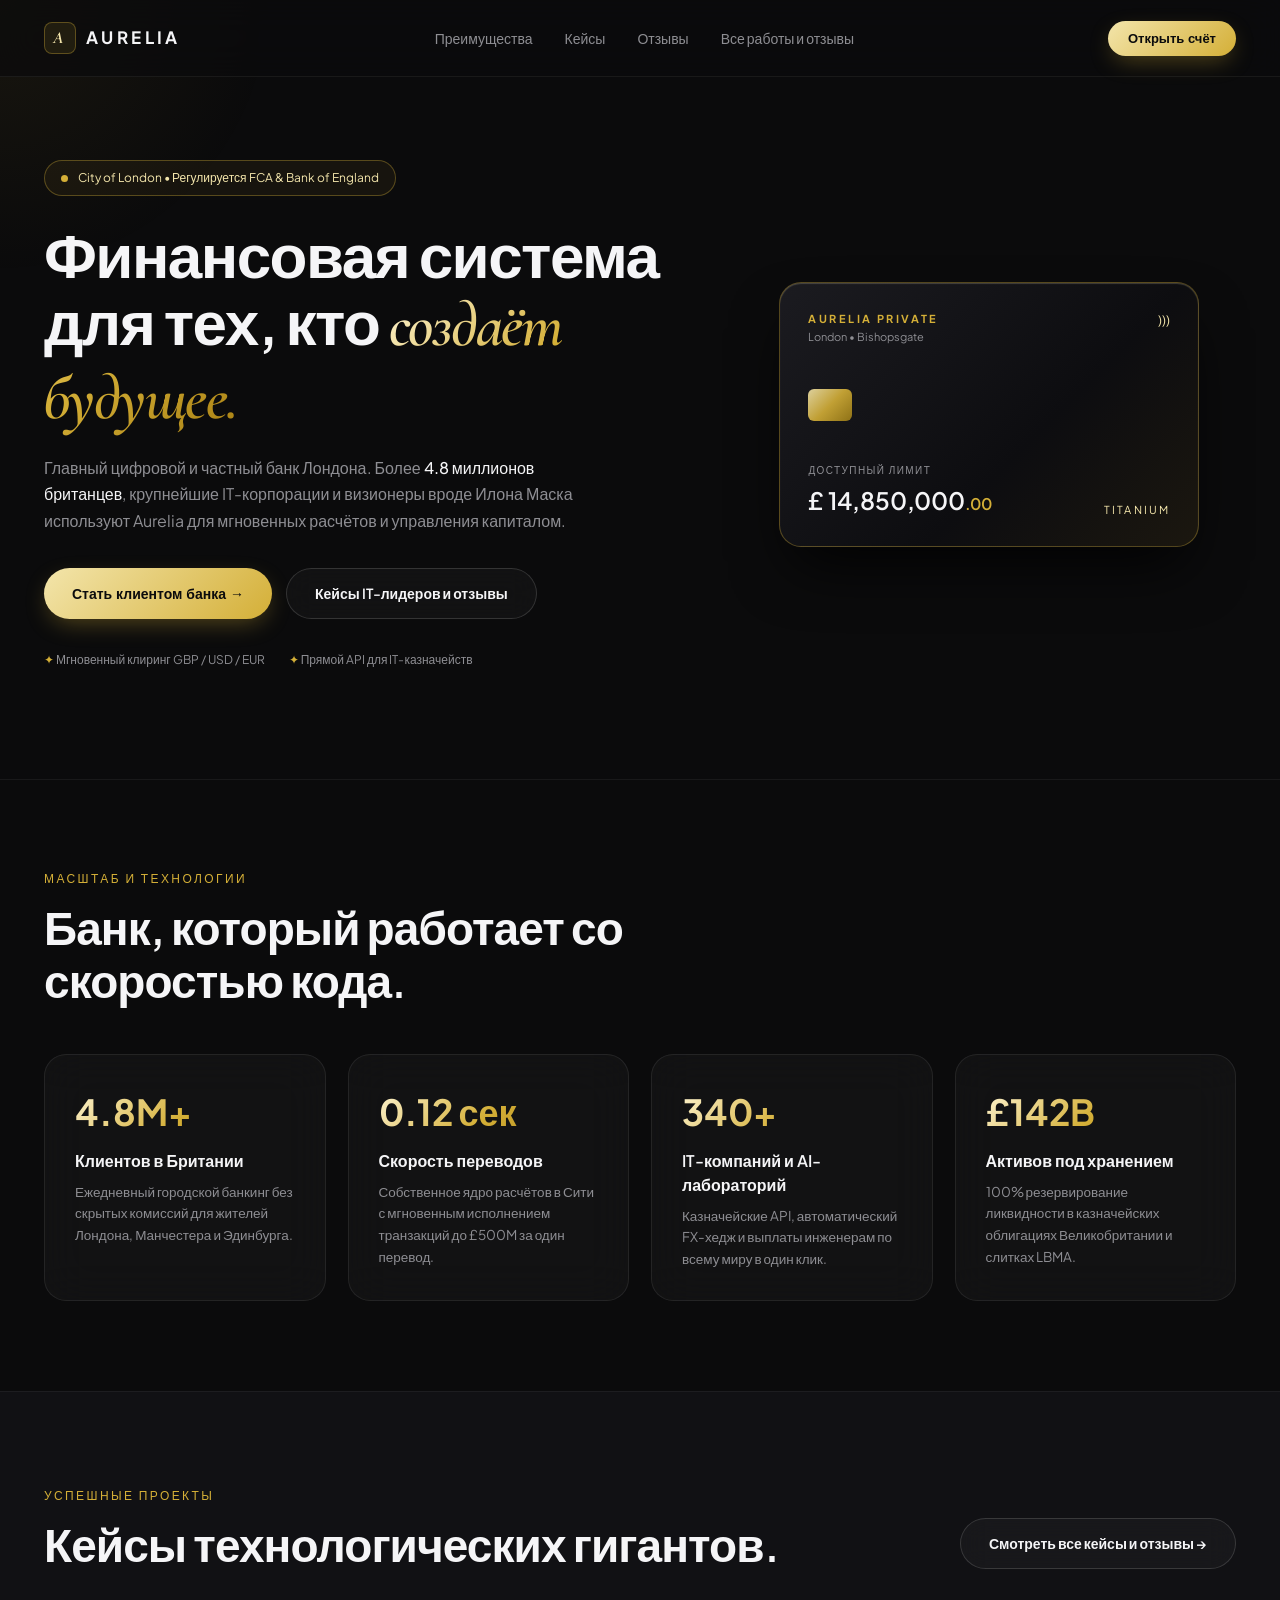
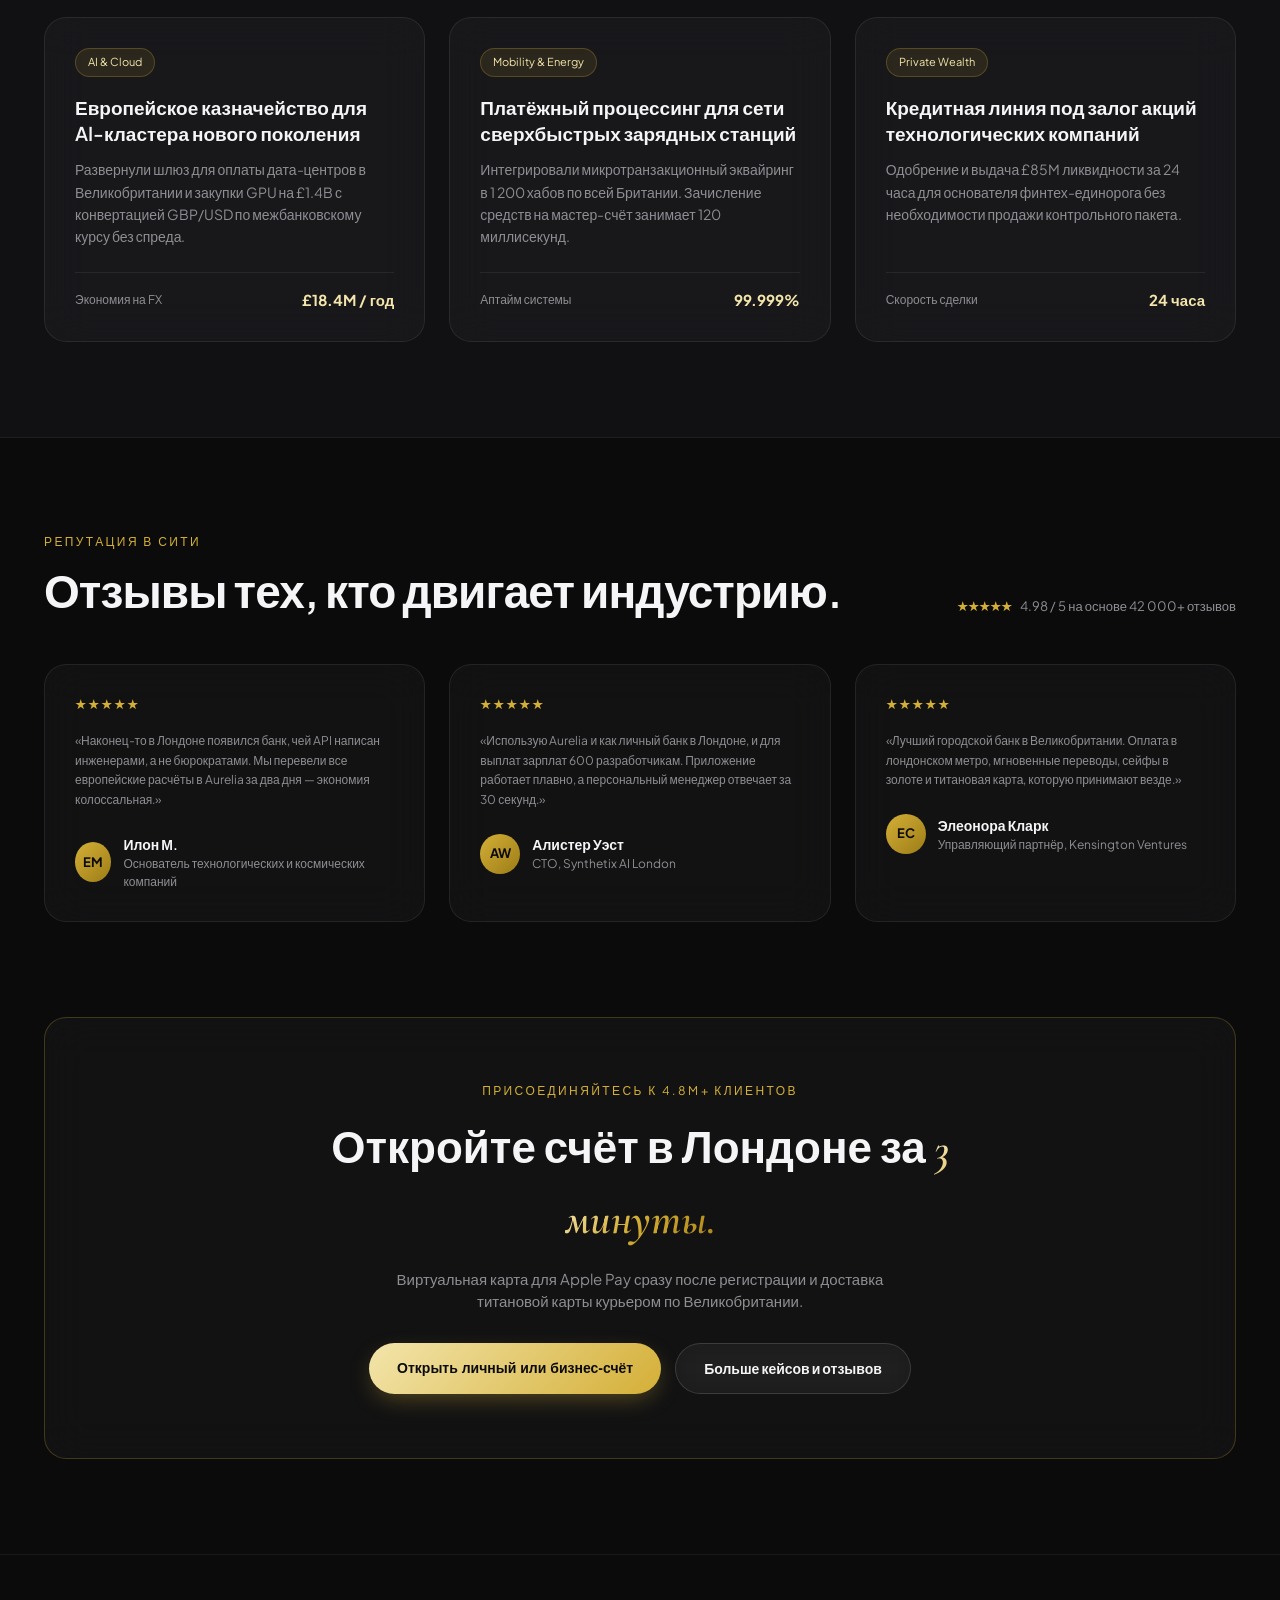
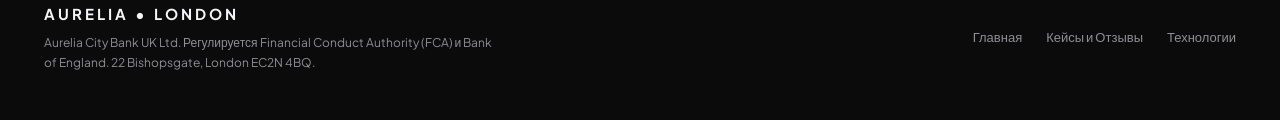
<file: index.html>
<!DOCTYPE html>
<html lang="ru">
<head>
  <meta charset="UTF-8">
  <meta name="viewport" content="width=device-width, initial-scale=1.0">
  <title>AURELIA — Городской и частный банк Лондона</title>
  <link rel="preconnect" href="https://fonts.googleapis.com">
  <link rel="preconnect" href="https://fonts.gstatic.com" crossorigin>
  <link href="https://fonts.googleapis.com/css2?family=Cormorant+Garamond:ital,wght@1,600&family=Plus+Jakarta+Sans:wght@400;500;600;700&display=swap" rel="stylesheet">
  <link rel="stylesheet" href="styles.css">
</head>
<body>

  <div class="cursor-spotlight" id="spotlight"></div>

  <!-- Шапка -->
  <header class="header">
    <div class="container header__inner">
      <a href="index.html" class="header__logo">
        <span>A</span>
        AURELIA
      </a>

      <nav class="header__nav">
        <a href="#stats">Преимущества</a>
        <a href="#cases">Кейсы</a>
        <a href="#reviews">Отзывы</a>
        <a href="cases.html">Все работы и отзывы</a>
      </nav>

      <button class="btn btn--primary btn--sm" data-modal-open>Открыть счёт</button>
    </div>
  </header>

  <main>
    <!-- Hero -->
    <section class="hero">
      <div class="container hero__grid">
        <div class="fade-up">
          <div class="hero__badge">
            <i></i>
            <span>City of London • Регулируется FCA &amp; Bank of England</span>
          </div>

          <h1 class="hero__title">
            Финансовая система для тех, кто <span class="gold-accent">создаёт будущее.</span>
          </h1>

          <p class="hero__desc">
            Главный цифровой и частный банк Лондона. Более <strong>4.8 миллионов британцев</strong>, крупнейшие IT-корпорации и визионеры вроде Илона Маска используют Aurelia для мгновенных расчётов и управления капиталом.
          </p>

          <div class="hero__actions">
            <button class="btn btn--primary" data-modal-open>Стать клиентом банка →</button>
            <a href="cases.html" class="btn btn--glass">Кейсы IT-лидеров и отзывы</a>
          </div>

          <div class="hero__meta">
            <span>Мгновенный клиринг GBP / USD / EUR</span>
            <span>Прямой API для IT-казначейств</span>
          </div>
        </div>

        <!-- 3D Карта -->
        <div class="card-wrap fade-up">
          <div class="bank-card" id="tiltCard">
            <div class="bank-card__top">
              <div>
                <h4>Aurelia Private</h4>
                <p>London • Bishopsgate</p>
              </div>
              <span style="color: #f3e5ab; font-size: 13px;">)))</span>
            </div>

            <div class="bank-card__chip"></div>

            <div class="bank-card__bottom">
              <div>
                <small>Доступный лимит</small>
                <strong>£ 14,850,000<span>.00</span></strong>
              </div>
              <em>Titanium</em>
            </div>
          </div>
        </div>
      </div>
    </section>

    <!-- Показатели -->
    <section class="stats" id="stats">
      <div class="container">
        <div class="stats__head fade-up">
          <span class="section-tag">Масштаб и технологии</span>
          <h2 class="section-title">Банк, который работает со скоростью кода.</h2>
        </div>

        <div class="stats__grid">
          <div class="glass-box fade-up">
            <div class="stats__num">4.8M+</div>
            <h3 class="stats__label">Клиентов в Британии</h3>
            <p class="stats__text">Ежедневный городской банкинг без скрытых комиссий для жителей Лондона, Манчестера и Эдинбурга.</p>
          </div>

          <div class="glass-box fade-up">
            <div class="stats__num">0.12 сек</div>
            <h3 class="stats__label">Скорость переводов</h3>
            <p class="stats__text">Собственное ядро расчётов в Сити с мгновенным исполнением транзакций до £500M за один перевод.</p>
          </div>

          <div class="glass-box fade-up">
            <div class="stats__num">340+</div>
            <h3 class="stats__label">IT-компаний и AI-лабораторий</h3>
            <p class="stats__text">Казначейские API, автоматический FX-хедж и выплаты инженерам по всему миру в один клик.</p>
          </div>

          <div class="glass-box fade-up">
            <div class="stats__num">£142B</div>
            <h3 class="stats__label">Активов под хранением</h3>
            <p class="stats__text">100% резервирование ликвидности в казначейских облигациях Великобритании и слитках LBMA.</p>
          </div>
        </div>
      </div>
    </section>

    <!-- Кейсы -->
    <section class="cases" id="cases">
      <div class="container">
        <div class="cases__top fade-up">
          <div>
            <span class="section-tag">Успешные проекты</span>
            <h2 class="section-title">Кейсы технологических гигантов.</h2>
          </div>
          <a href="cases.html" class="btn btn--glass">Смотреть все кейсы и отзывы →</a>
        </div>

        <div class="cases__grid">
          <article class="glass-box case-card fade-up">
            <div>
              <span class="case-card__badge">AI &amp; Cloud</span>
              <h3 class="case-card__title">Европейское казначейство для AI-кластера нового поколения</h3>
              <p class="case-card__desc">
                Развернули шлюз для оплаты дата-центров в Великобритании и закупки GPU на £1.4B с конвертацией GBP/USD по межбанковскому курсу без спреда.
              </p>
            </div>
            <div class="case-card__footer">
              <span>Экономия на FX</span>
              <strong>£18.4M / год</strong>
            </div>
          </article>

          <article class="glass-box case-card fade-up">
            <div>
              <span class="case-card__badge">Mobility &amp; Energy</span>
              <h3 class="case-card__title">Платёжный процессинг для сети сверхбыстрых зарядных станций</h3>
              <p class="case-card__desc">
                Интегрировали микротранзакционный эквайринг в 1 200 хабов по всей Британии. Зачисление средств на мастер-счёт занимает 120 миллисекунд.
              </p>
            </div>
            <div class="case-card__footer">
              <span>Аптайм системы</span>
              <strong>99.999%</strong>
            </div>
          </article>

          <article class="glass-box case-card fade-up">
            <div>
              <span class="case-card__badge">Private Wealth</span>
              <h3 class="case-card__title">Кредитная линия под залог акций технологических компаний</h3>
              <p class="case-card__desc">
                Одобрение и выдача £85M ликвидности за 24 часа для основателя финтех-единорога без необходимости продажи контрольного пакета.
              </p>
            </div>
            <div class="case-card__footer">
              <span>Скорость сделки</span>
              <strong>24 часа</strong>
            </div>
          </article>
        </div>
      </div>
    </section>

    <!-- Отзывы -->
    <section class="reviews" id="reviews">
      <div class="container">
        <div class="reviews__head fade-up">
          <div>
            <span class="section-tag">Репутация в Сити</span>
            <h2 class="section-title">Отзывы тех, кто двигает индустрию.</h2>
          </div>
          <div class="reviews__rating">
            <span>★★★★★</span> 4.98 / 5 на основе 42 000+ отзывов
          </div>
        </div>

        <div class="reviews__grid">
          <div class="glass-box review-card fade-up">
            <div class="review-card__stars">★★★★★</div>
            <p class="review-card__text">
              «Наконец-то в Лондоне появился банк, чей API написан инженерами, а не бюрократами. Мы перевели все европейские расчёты в Aurelia за два дня — экономия колоссальная.»
            </p>
            <div class="review-card__author">
              <div class="review-card__avatar">EM</div>
              <div>
                <h5>Илон М.</h5>
                <p>Основатель технологических и космических компаний</p>
              </div>
            </div>
          </div>

          <div class="glass-box review-card fade-up">
            <div class="review-card__stars">★★★★★</div>
            <p class="review-card__text">
              «Использую Aurelia и как личный банк в Лондоне, и для выплат зарплат 600 разработчикам. Приложение работает плавно, а персональный менеджер отвечает за 30 секунд.»
            </p>
            <div class="review-card__author">
              <div class="review-card__avatar">AW</div>
              <div>
                <h5>Алистер Уэст</h5>
                <p>CTO, Synthetix AI London</p>
              </div>
            </div>
          </div>

          <div class="glass-box review-card fade-up">
            <div class="review-card__stars">★★★★★</div>
            <p class="review-card__text">
              «Лучший городской банк в Великобритании. Оплата в лондонском метро, мгновенные переводы, сейфы в золоте и титановая карта, которую принимают везде.»
            </p>
            <div class="review-card__author">
              <div class="review-card__avatar">EC</div>
              <div>
                <h5>Элеонора Кларк</h5>
                <p>Управляющий партнёр, Kensington Ventures</p>
              </div>
            </div>
          </div>
        </div>
      </div>
    </section>

    <!-- CTA -->
    <section class="cta">
      <div class="container">
        <div class="glass-box cta__box fade-up">
          <span class="section-tag">Присоединяйтесь к 4.8M+ клиентов</span>
          <h2>Откройте счёт в Лондоне за <span class="gold-accent">3 минуты.</span></h2>
          <p>Виртуальная карта для Apple Pay сразу после регистрации и доставка титановой карты курьером по Великобритании.</p>
          <div class="cta__btns">
            <button class="btn btn--primary" data-modal-open>Открыть личный или бизнес-счёт</button>
            <a href="cases.html" class="btn btn--glass">Больше кейсов и отзывов</a>
          </div>
        </div>
      </div>
    </section>
  </main>

  <!-- Футер -->
  <footer class="footer">
    <div class="container footer__inner">
      <div class="footer__info">
        <strong>AURELIA • LONDON</strong>
        <p>Aurelia City Bank UK Ltd. Регулируется Financial Conduct Authority (FCA) и Bank of England. 22 Bishopsgate, London EC2N 4BQ.</p>
      </div>
      <div class="footer__links">
        <a href="index.html">Главная</a>
        <a href="cases.html">Кейсы и Отзывы</a>
        <a href="#stats">Технологии</a>
      </div>
    </div>
  </footer>

  <!-- Модальное окно -->
  <div class="modal" id="modal">
    <div class="modal__content">
      <div class="modal__head">
        <h3>Открыть счёт Aurelia</h3>
        <button class="modal__close" data-modal-close>✕</button>
      </div>

      <form id="accountForm">
        <div class="form-group">
          <label>Тариф</label>
          <select>
            <option>Aurelia Personal (Для жителей UK)</option>
            <option>Aurelia Titanium Private</option>
            <option>Aurelia Tech &amp; Corporate API</option>
          </select>
        </div>

        <div class="form-group">
          <label>Имя и Фамилия</label>
          <input type="text" required placeholder="Gleb Popov">
        </div>

        <div class="form-group">
          <label>Email</label>
          <input type="email" required placeholder="name@company.co.uk">
        </div>

        <button type="submit" class="btn btn--primary" style="width: 100%; margin-top: 8px;">Получить британский IBAN</button>
      </form>

      <div id="formDone" style="display: none; text-align: center; padding: 20px 0;">
        <h4 style="color: #f3e5ab; margin-bottom: 8px;">Заявка отправлена</h4>
        <p style="font-size: 13px; color: #8e8e93;">Ссылка для подтверждения личности и активации счёта уже на вашей почте.</p>
      </div>
    </div>
  </div>

  <script src="main.js"></script>
</body>
</html>
</file>
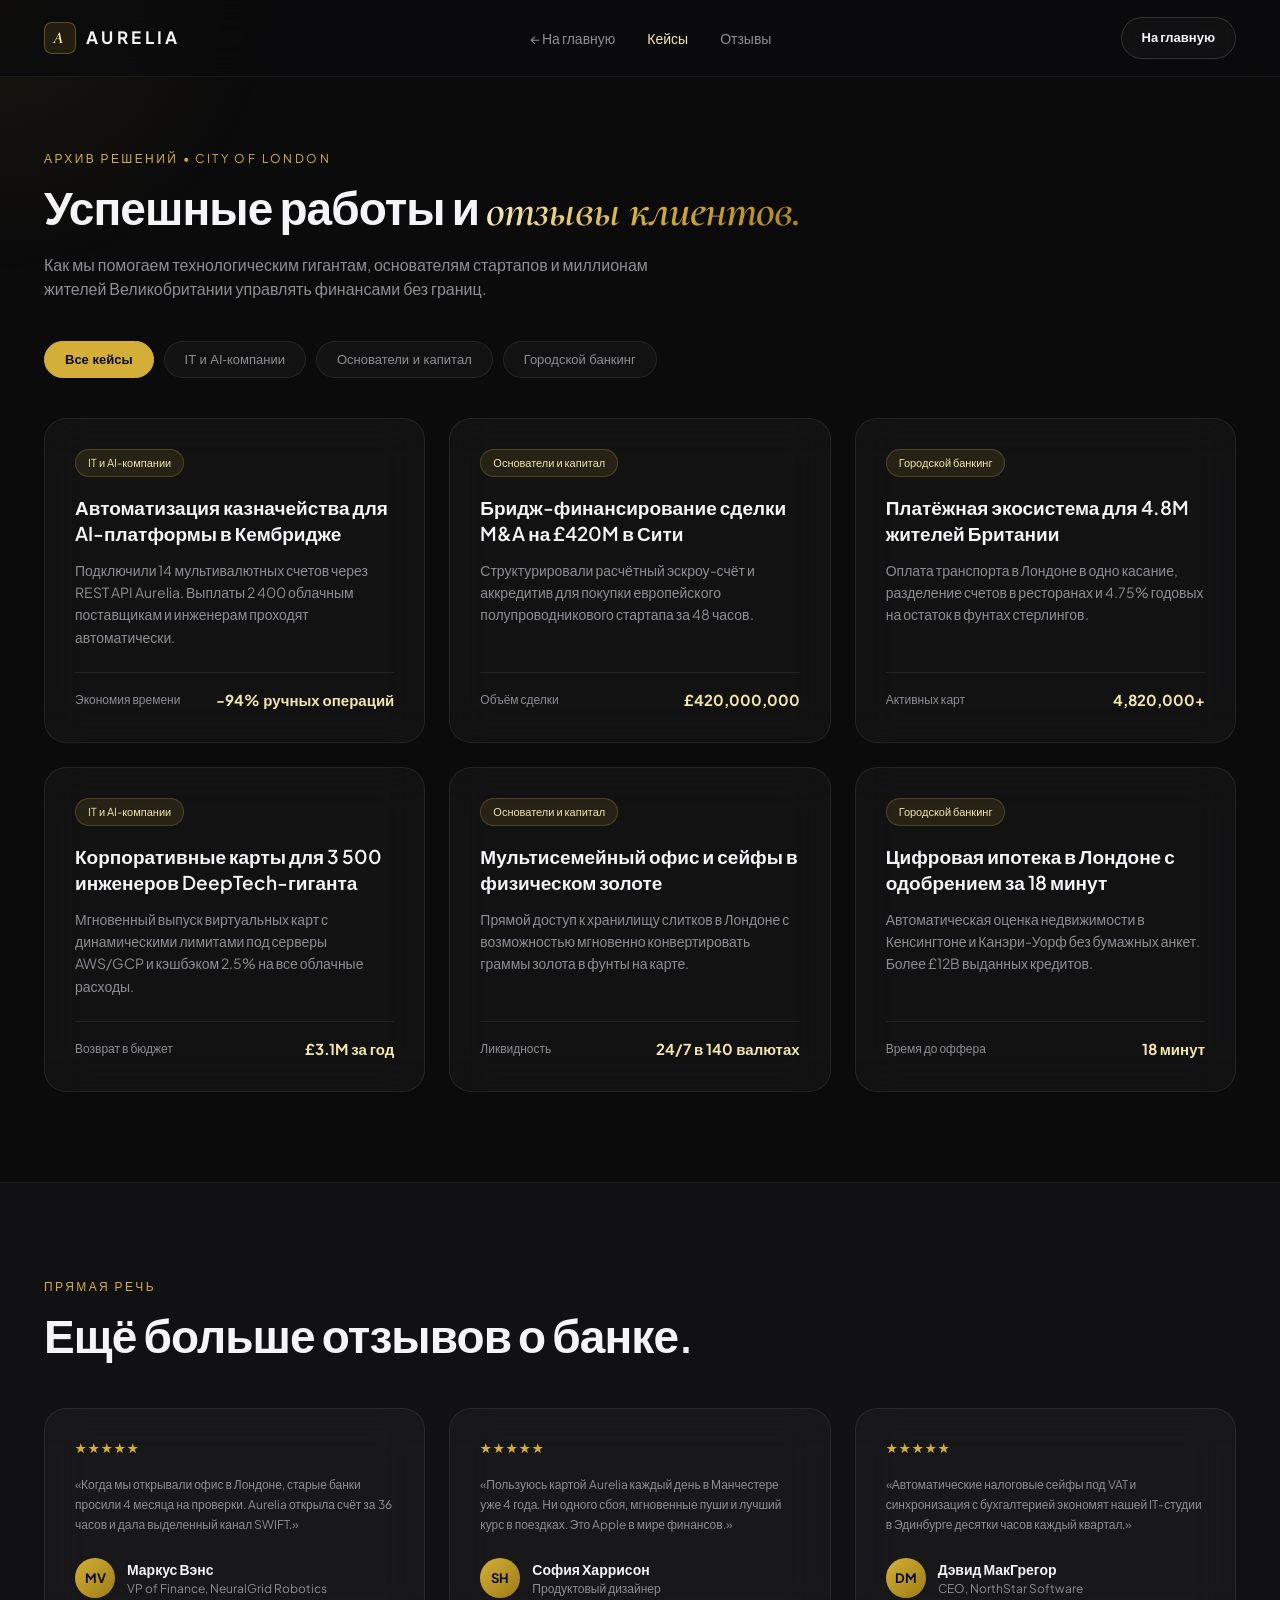
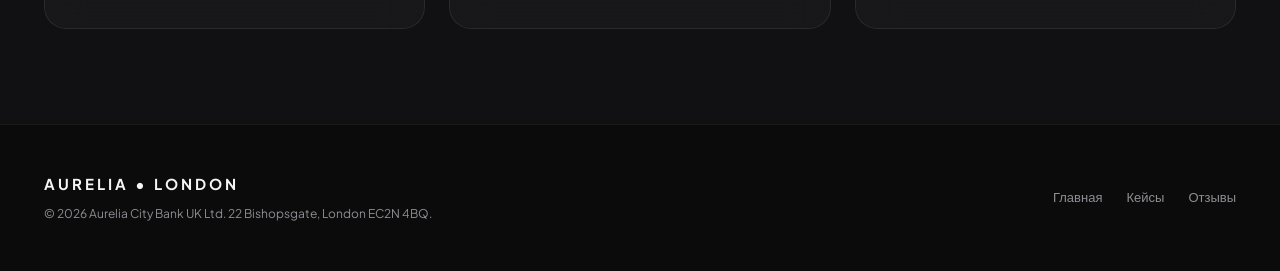
<file: cases.html>
<!DOCTYPE html>
<html lang="ru">
<head>
  <meta charset="UTF-8">
  <meta name="viewport" content="width=device-width, initial-scale=1.0">
  <title>Кейсы и Отзывы — AURELIA London</title>
  <link rel="preconnect" href="https://fonts.googleapis.com">
  <link rel="preconnect" href="https://fonts.gstatic.com" crossorigin>
  <link href="https://fonts.googleapis.com/css2?family=Cormorant+Garamond:ital,wght@1,600&family=Plus+Jakarta+Sans:wght@400;500;600;700&display=swap" rel="stylesheet">
  <link rel="stylesheet" href="styles.css">
</head>
<body>

  <div class="cursor-spotlight" id="spotlight"></div>

  <header class="header">
    <div class="container header__inner">
      <a href="index.html" class="header__logo">
        <span>A</span>
        AURELIA
      </a>

      <nav class="header__nav">
        <a href="index.html">← На главную</a>
        <a href="#cases-list" class="active">Кейсы</a>
        <a href="#reviews-list">Отзывы</a>
      </nav>

      <a href="index.html" class="btn btn--glass btn--sm">На главную</a>
    </div>
  </header>

  <main>
    <section class="page-header">
      <div class="container fade-up">
        <span class="section-tag">Архив решений • City of London</span>
        <h1 class="section-title">Успешные работы и <span class="gold-accent">отзывы клиентов.</span></h1>
        <p>Как мы помогаем технологическим гигантам, основателям стартапов и миллионам жителей Великобритании управлять финансами без границ.</p>
      </div>
    </section>

    <section class="container" id="cases-list" style="padding-bottom: 90px;">
      <!-- Фильтры -->
      <div class="filters fade-up">
        <button class="filters__btn is-active" data-filter="all">Все кейсы</button>
        <button class="filters__btn" data-filter="tech">IT и AI-компании</button>
        <button class="filters__btn" data-filter="founders">Основатели и капитал</button>
        <button class="filters__btn" data-filter="city">Городской банкинг</button>
      </div>

      <!-- Сетка кейсов -->
      <div class="cases__grid">
        <article class="glass-box case-card fade-up" data-cat="tech">
          <div>
            <span class="case-card__badge">IT и AI-компании</span>
            <h3 class="case-card__title">Автоматизация казначейства для AI-платформы в Кембридже</h3>
            <p class="case-card__desc">Подключили 14 мультивалютных счетов через REST API Aurelia. Выплаты 2 400 облачным поставщикам и инженерам проходят автоматически.</p>
          </div>
          <div class="case-card__footer">
            <span>Экономия времени</span>
            <strong>-94% ручных операций</strong>
          </div>
        </article>

        <article class="glass-box case-card fade-up" data-cat="founders">
          <div>
            <span class="case-card__badge">Основатели и капитал</span>
            <h3 class="case-card__title">Бридж-финансирование сделки M&amp;A на £420M в Сити</h3>
            <p class="case-card__desc">Структурировали расчётный эскроу-счёт и аккредитив для покупки европейского полупроводникового стартапа за 48 часов.</p>
          </div>
          <div class="case-card__footer">
            <span>Объём сделки</span>
            <strong>£420,000,000</strong>
          </div>
        </article>

        <article class="glass-box case-card fade-up" data-cat="city">
          <div>
            <span class="case-card__badge">Городской банкинг</span>
            <h3 class="case-card__title">Платёжная экосистема для 4.8M жителей Британии</h3>
            <p class="case-card__desc">Оплата транспорта в Лондоне в одно касание, разделение счетов в ресторанах и 4.75% годовых на остаток в фунтах стерлингов.</p>
          </div>
          <div class="case-card__footer">
            <span>Активных карт</span>
            <strong>4,820,000+</strong>
          </div>
        </article>

        <article class="glass-box case-card fade-up" data-cat="tech">
          <div>
            <span class="case-card__badge">IT и AI-компании</span>
            <h3 class="case-card__title">Корпоративные карты для 3 500 инженеров DeepTech-гиганта</h3>
            <p class="case-card__desc">Мгновенный выпуск виртуальных карт с динамическими лимитами под серверы AWS/GCP и кэшбэком 2.5% на все облачные расходы.</p>
          </div>
          <div class="case-card__footer">
            <span>Возврат в бюджет</span>
            <strong>£3.1M за год</strong>
          </div>
        </article>

        <article class="glass-box case-card fade-up" data-cat="founders">
          <div>
            <span class="case-card__badge">Основатели и капитал</span>
            <h3 class="case-card__title">Мультисемейный офис и сейфы в физическом золоте</h3>
            <p class="case-card__desc">Прямой доступ к хранилищу слитков в Лондоне с возможностью мгновенно конвертировать граммы золота в фунты на карте.</p>
          </div>
          <div class="case-card__footer">
            <span>Ликвидность</span>
            <strong>24/7 в 140 валютах</strong>
          </div>
        </article>

        <article class="glass-box case-card fade-up" data-cat="city">
          <div>
            <span class="case-card__badge">Городской банкинг</span>
            <h3 class="case-card__title">Цифровая ипотека в Лондоне с одобрением за 18 минут</h3>
            <p class="case-card__desc">Автоматическая оценка недвижимости в Кенсингтоне и Канэри-Уорф без бумажных анкет. Более £12B выданных кредитов.</p>
          </div>
          <div class="case-card__footer">
            <span>Время до оффера</span>
            <strong>18 минут</strong>
          </div>
        </article>
      </div>
    </section>

    <!-- Дополнительные отзывы -->
    <section class="reviews" id="reviews-list" style="background: #111114; border-top: 1px solid rgba(255,255,255,0.05);">
      <div class="container">
        <div class="reviews__head fade-up">
          <div>
            <span class="section-tag">Прямая речь</span>
            <h2 class="section-title">Ещё больше отзывов о банке.</h2>
          </div>
        </div>

        <div class="reviews__grid">
          <div class="glass-box review-card fade-up">
            <div class="review-card__stars">★★★★★</div>
            <p class="review-card__text">
              «Когда мы открывали офис в Лондоне, старые банки просили 4 месяца на проверки. Aurelia открыла счёт за 36 часов и дала выделенный канал SWIFT.»
            </p>
            <div class="review-card__author">
              <div class="review-card__avatar">MV</div>
              <div>
                <h5>Маркус Вэнс</h5>
                <p>VP of Finance, NeuralGrid Robotics</p>
              </div>
            </div>
          </div>

          <div class="glass-box review-card fade-up">
            <div class="review-card__stars">★★★★★</div>
            <p class="review-card__text">
              «Пользуюсь картой Aurelia каждый день в Манчестере уже 4 года. Ни одного сбоя, мгновенные пуши и лучший курс в поездках. Это Apple в мире финансов.»
            </p>
            <div class="review-card__author">
              <div class="review-card__avatar">SH</div>
              <div>
                <h5>София Харрисон</h5>
                <p>Продуктовый дизайнер</p>
              </div>
            </div>
          </div>

          <div class="glass-box review-card fade-up">
            <div class="review-card__stars">★★★★★</div>
            <p class="review-card__text">
              «Автоматические налоговые сейфы под VAT и синхронизация с бухгалтерией экономят нашей IT-студии в Эдинбурге десятки часов каждый квартал.»
            </p>
            <div class="review-card__author">
              <div class="review-card__avatar">DM</div>
              <div>
                <h5>Дэвид МакГрегор</h5>
                <p>CEO, NorthStar Software</p>
              </div>
            </div>
          </div>
        </div>
      </div>
    </section>
  </main>

  <footer class="footer">
    <div class="container footer__inner">
      <div class="footer__info">
        <strong>AURELIA • LONDON</strong>
        <p>© 2026 Aurelia City Bank UK Ltd. 22 Bishopsgate, London EC2N 4BQ.</p>
      </div>
      <div class="footer__links">
        <a href="index.html">Главная</a>
        <a href="#cases-list">Кейсы</a>
        <a href="#reviews-list">Отзывы</a>
      </div>
    </div>
  </footer>

  <script src="main.js"></script>
</body>
</html>
</file>
<file: styles.css>
/* =========================================
   Переменные и настройки
   ========================================= */
:root {
  --bg-main: #0b0b0c;
  --bg-alt: #111114;
  --glass-bg: rgba(255, 255, 255, 0.03);
  --glass-hover: rgba(255, 255, 255, 0.06);
  --border-light: rgba(255, 255, 255, 0.08);
  --border-gold: rgba(212, 175, 55, 0.35);

  --text-white: #f5f5f7;
  --text-gray: #8e8e93;
  --gold-light: #f3e5ab;
  --gold-main: #d4af37;
  --gold-dark: #9c7c16;

  --ease-smooth: cubic-bezier(0.16, 1, 0.3, 1);
}

/* =========================================
   Базовые стили
   ========================================= */
* {
  margin: 0;
  padding: 0;
  box-sizing: border-box;
}

html {
  scroll-behavior: smooth;
  background-color: var(--bg-main);
  color: var(--text-white);
  font-family: 'Plus Jakarta Sans', -apple-system, BlinkMacSystemFont, sans-serif;
  -webkit-font-smoothing: antialiased;
}

body {
  background-color: var(--bg-main);
  overflow-x: hidden;
  line-height: 1.5;
}

a {
  text-decoration: none;
  color: inherit;
}

ul {
  list-style: none;
}

.container {
  max-width: 1240px;
  margin: 0 auto;
  padding: 0 24px;
}

.gold-accent {
  font-family: 'Cormorant Garamond', Georgia, serif;
  font-style: italic;
  font-weight: 600;
  background: linear-gradient(135deg, #fff6d6 0%, var(--gold-main) 50%, #aa8214 100%);
  -webkit-background-clip: text;
  -webkit-text-fill-color: transparent;
  background-clip: text;
}

.section-tag {
  font-size: 12px;
  text-transform: uppercase;
  letter-spacing: 0.2em;
  color: var(--gold-main);
  margin-bottom: 12px;
  display: block;
}

.section-title {
  font-size: clamp(28px, 4vw, 46px);
  font-weight: 600;
  letter-spacing: -0.02em;
  line-height: 1.15;
}

/* =========================================
   Свечение за курсором
   ========================================= */
.cursor-spotlight {
  position: fixed;
  width: 600px;
  height: 600px;
  border-radius: 50%;
  background: radial-gradient(circle, rgba(212, 175, 55, 0.07) 0%, transparent 65%);
  transform: translate(-50%, -50%);
  pointer-events: none;
  z-index: 0;
}

@media (max-width: 768px) {
  .cursor-spotlight {
    display: none;
  }
}

/* =========================================
   Кнопки
   ========================================= */
.btn {
  display: inline-flex;
  align-items: center;
  justify-content: center;
  gap: 8px;
  padding: 14px 28px;
  border-radius: 999px;
  font-size: 14px;
  font-weight: 600;
  cursor: pointer;
  transition: all 0.3s var(--ease-smooth);
  border: none;
}

.btn--primary {
  background: linear-gradient(135deg, var(--gold-light) 0%, var(--gold-main) 100%);
  color: var(--bg-main);
  box-shadow: 0 8px 24px -6px rgba(212, 175, 55, 0.4);
}

.btn--primary:hover {
  transform: translateY(-2px);
  box-shadow: 0 12px 30px -6px rgba(212, 175, 55, 0.6);
}

.btn--glass {
  background: var(--glass-bg);
  backdrop-filter: blur(14px);
  -webkit-backdrop-filter: blur(14px);
  border: 1px solid rgba(255, 255, 255, 0.14);
  color: var(--text-white);
}

.btn--glass:hover {
  background: rgba(255, 255, 255, 0.08);
  border-color: var(--border-gold);
  color: var(--gold-light);
  transform: translateY(-2px);
}

.btn--sm {
  padding: 10px 20px;
  font-size: 13px;
}

/* =========================================
   Шапка (Header)
   ========================================= */
.header {
  position: fixed;
  top: 0;
  left: 0;
  width: 100%;
  z-index: 100;
  background: rgba(11, 11, 12, 0.75);
  backdrop-filter: blur(18px);
  -webkit-backdrop-filter: blur(18px);
  border-bottom: 1px solid rgba(255, 255, 255, 0.06);
}

.header__inner {
  height: 76px;
  display: flex;
  align-items: center;
  justify-content: space-between;
}

.header__logo {
  display: flex;
  align-items: center;
  gap: 10px;
  font-weight: 700;
  letter-spacing: 0.2em;
  font-size: 17px;
}

.header__logo span {
  width: 32px;
  height: 32px;
  border-radius: 8px;
  border: 1px solid var(--border-gold);
  background: rgba(212, 175, 55, 0.1);
  display: flex;
  align-items: center;
  justify-content: center;
  color: var(--gold-light);
  font-family: 'Cormorant Garamond', Georgia, serif;
  font-style: italic;
}

.header__nav {
  display: flex;
  gap: 32px;
}

.header__nav a {
  font-size: 14px;
  color: var(--text-gray);
  transition: color 0.3s var(--ease-smooth);
}

.header__nav a:hover,
.header__nav a.active {
  color: var(--gold-light);
}

@media (max-width: 860px) {
  .header__nav {
    display: none;
  }
}

/* =========================================
   Hero-блок
   ========================================= */
.hero {
  position: relative;
  z-index: 1;
  padding: 160px 0 110px;
}

.hero__grid {
  display: grid;
  grid-template-columns: 1.25fr 0.95fr;
  gap: 50px;
  align-items: center;
}

@media (max-width: 960px) {
  .hero__grid {
    grid-template-columns: 1fr;
  }
}

.hero__badge {
  display: inline-flex;
  align-items: center;
  gap: 10px;
  padding: 8px 16px;
  border-radius: 999px;
  border: 1px solid var(--border-gold);
  background: rgba(212, 175, 55, 0.06);
  font-size: 12px;
  color: var(--gold-light);
  margin-bottom: 24px;
}

.hero__badge i {
  width: 7px;
  height: 7px;
  border-radius: 50%;
  background: var(--gold-main);
}

.hero__title {
  font-size: clamp(36px, 5vw, 62px);
  font-weight: 600;
  line-height: 1.08;
  letter-spacing: -0.025em;
  margin-bottom: 22px;
}

.hero__desc {
  font-size: 16px;
  color: var(--text-gray);
  max-width: 560px;
  line-height: 1.65;
  margin-bottom: 34px;
}

.hero__desc strong {
  color: var(--text-white);
  font-weight: 500;
}

.hero__actions {
  display: flex;
  flex-wrap: wrap;
  gap: 14px;
  margin-bottom: 32px;
}

.hero__meta {
  display: flex;
  flex-wrap: wrap;
  gap: 24px;
  font-size: 12px;
  color: var(--text-gray);
}

.hero__meta span::before {
  content: '✦ ';
  color: var(--gold-main);
}

/* 3D-карта банка */
.card-wrap {
  perspective: 1100px;
  display: flex;
  justify-content: center;
}

.bank-card {
  width: 100%;
  max-width: 420px;
  aspect-ratio: 1.58 / 1;
  border-radius: 22px;
  padding: 28px;
  background: linear-gradient(135deg, #1b1b20 0%, #0d0d10 60%, #1b170f 100%);
  border: 1px solid var(--border-gold);
  box-shadow: 0 30px 60px -15px rgba(0, 0, 0, 0.85), inset 0 1px 1px rgba(255, 246, 214, 0.2);
  display: flex;
  flex-direction: column;
  justify-content: space-between;
  transition: transform 0.25s var(--ease-smooth);
  user-select: none;
}

.bank-card__top {
  display: flex;
  justify-content: space-between;
  align-items: flex-start;
}

.bank-card__top h4 {
  font-size: 11px;
  text-transform: uppercase;
  letter-spacing: 0.22em;
  color: var(--gold-main);
}

.bank-card__top p {
  font-size: 11px;
  color: var(--text-gray);
  margin-top: 2px;
}

.bank-card__chip {
  width: 44px;
  height: 32px;
  border-radius: 6px;
  background: linear-gradient(135deg, var(--gold-light), var(--gold-main), var(--gold-dark));
  opacity: 0.9;
}

.bank-card__bottom {
  display: flex;
  justify-content: space-between;
  align-items: flex-end;
}

.bank-card__bottom small {
  display: block;
  font-size: 10px;
  text-transform: uppercase;
  letter-spacing: 0.14em;
  color: var(--text-gray);
  margin-bottom: 4px;
}

.bank-card__bottom strong {
  font-size: 24px;
  font-weight: 600;
  letter-spacing: -0.01em;
}

.bank-card__bottom strong span {
  color: var(--gold-main);
  font-size: 16px;
}

.bank-card__bottom em {
  font-style: normal;
  font-size: 11px;
  letter-spacing: 0.2em;
  color: var(--gold-light);
  text-transform: uppercase;
}

/* =========================================
   Карточки (общий компонент Glass Card)
   ========================================= */
.glass-box {
  background: var(--glass-bg);
  backdrop-filter: blur(22px);
  -webkit-backdrop-filter: blur(22px);
  border: 1px solid var(--border-light);
  border-radius: 22px;
  padding: 30px;
  position: relative;
  overflow: hidden;
  transition: all 0.35s var(--ease-smooth);
}

.glass-box::before {
  content: '';
  position: absolute;
  inset: 0;
  background: radial-gradient(
    450px circle at var(--x, 50%) var(--y, 50%),
    rgba(212, 175, 55, 0.12),
    transparent 45%
  );
  opacity: 0;
  transition: opacity 0.35s var(--ease-smooth);
  pointer-events: none;
}

.glass-box:hover {
  transform: translateY(-4px);
  background: var(--glass-hover);
  border-color: var(--border-gold);
}

.glass-box:hover::before {
  opacity: 1;
}

/* =========================================
   Блок преимуществ / цифры
   ========================================= */
.stats {
  position: relative;
  z-index: 1;
  padding: 90px 0;
  border-top: 1px solid rgba(255, 255, 255, 0.06);
}

.stats__head {
  max-width: 580px;
  margin-bottom: 48px;
}

.stats__grid {
  display: grid;
  grid-template-columns: repeat(4, 1fr);
  gap: 22px;
}

@media (max-width: 1024px) {
  .stats__grid {
    grid-template-columns: repeat(2, 1fr);
  }
}

@media (max-width: 560px) {
  .stats__grid {
    grid-template-columns: 1fr;
  }
}

.stats__num {
  font-size: 36px;
  font-weight: 700;
  background: linear-gradient(135deg, #fff6d6 0%, var(--gold-main) 50%, #aa8214 100%);
  -webkit-background-clip: text;
  -webkit-text-fill-color: transparent;
  background-clip: text;
  margin-bottom: 10px;
}

.stats__label {
  font-size: 16px;
  font-weight: 600;
  margin-bottom: 8px;
}

.stats__text {
  font-size: 13.5px;
  color: var(--text-gray);
  line-height: 1.6;
}

/* =========================================
   Кейсы
   ========================================= */
.cases {
  position: relative;
  z-index: 1;
  padding: 95px 0;
  background: var(--bg-alt);
  border-top: 1px solid rgba(255, 255, 255, 0.05);
  border-bottom: 1px solid rgba(255, 255, 255, 0.05);
}

.cases__top {
  display: flex;
  justify-content: space-between;
  align-items: flex-end;
  flex-wrap: wrap;
  gap: 20px;
  margin-bottom: 48px;
}

.cases__grid {
  display: grid;
  grid-template-columns: repeat(3, 1fr);
  gap: 24px;
}

@media (max-width: 960px) {
  .cases__grid {
    grid-template-columns: 1fr;
  }
}

.case-card {
  display: flex;
  flex-direction: column;
  justify-content: space-between;
}

.case-card__badge {
  display: inline-block;
  font-size: 11px;
  padding: 5px 12px;
  border-radius: 999px;
  background: rgba(212, 175, 55, 0.1);
  color: var(--gold-light);
  border: 1px solid rgba(212, 175, 55, 0.25);
  margin-bottom: 18px;
}

.case-card__title {
  font-size: 19px;
  font-weight: 600;
  margin-bottom: 12px;
  line-height: 1.35;
}

.case-card__desc {
  font-size: 14px;
  color: var(--text-gray);
  line-height: 1.6;
  margin-bottom: 24px;
}

.case-card__footer {
  padding-top: 16px;
  border-top: 1px solid rgba(255, 255, 255, 0.07);
  display: flex;
  justify-content: space-between;
  align-items: center;
}

.case-card__footer span {
  font-size: 12px;
  color: var(--text-gray);
}

.case-card__footer strong {
  font-size: 15px;
  color: var(--gold-light);
}

/* =========================================
   Отзывы
   ========================================= */
.reviews {
  position: relative;
  z-index: 1;
  padding: 95px 0;
}

.reviews__head {
  display: flex;
  justify-content: space-between;
  align-items: flex-end;
  flex-wrap: wrap;
  gap: 20px;
  margin-bottom: 48px;
}

.reviews__rating {
  font-size: 13px;
  color: var(--text-gray);
}

.reviews__rating span {
  color: var(--gold-main);
  margin-right: 6px;
}

.reviews__grid {
  display: grid;
  grid-template-columns: repeat(3, 1fr);
  gap: 24px;
}

@media (max-width: 960px) {
  .reviews__grid {
    grid-template-columns: 1fr;
  }
}

.review-card__stars {
  color: var(--gold-main);
  font-size: 13px;
  margin-bottom: 16px;
  letter-spacing: 2px;
}

.review-card__text {
  font-size: 14.5px;
  color: rgba(245, 245, 247, 0.9);
  line-height: 1.65;
  margin-bottom: 24px;
}

.review-card__author {
  display: flex;
  align-items: center;
  gap: 12px;
}

.review-card__avatar {
  width: 40px;
  height: 40px;
  border-radius: 50%;
  background: linear-gradient(135deg, var(--gold-main), var(--gold-dark));
  color: var(--bg-main);
  font-weight: 700;
  font-size: 13px;
  display: flex;
  align-items: center;
  justify-content: center;
}

.review-card h5 {
  font-size: 14px;
  font-weight: 600;
}

.review-card p {
  font-size: 12px;
  color: var(--text-gray);
}

/* =========================================
   CTA и Футер
   ========================================= */
.cta {
  position: relative;
  z-index: 1;
  padding-bottom: 95px;
}

.cta__box {
  text-align: center;
  padding: 64px 32px;
  border-color: rgba(212, 175, 55, 0.25);
}

.cta__box h2 {
  font-size: clamp(28px, 4vw, 44px);
  max-width: 620px;
  margin: 0 auto 16px;
}

.cta__box p {
  color: var(--text-gray);
  max-width: 520px;
  margin: 0 auto 30px;
  font-size: 15px;
}

.cta__btns {
  display: flex;
  justify-content: center;
  flex-wrap: wrap;
  gap: 14px;
}

.footer {
  position: relative;
  z-index: 1;
  border-top: 1px solid rgba(255, 255, 255, 0.06);
  padding: 48px 0;
}

.footer__inner {
  display: flex;
  justify-content: space-between;
  align-items: center;
  flex-wrap: wrap;
  gap: 24px;
}

.footer__info {
  max-width: 460px;
}

.footer__info strong {
  letter-spacing: 0.2em;
  font-size: 15px;
  display: block;
  margin-bottom: 8px;
}

.footer__info p {
  font-size: 12px;
  color: var(--text-gray);
  line-height: 1.6;
}

.footer__links {
  display: flex;
  gap: 24px;
  font-size: 13px;
  color: var(--text-gray);
}

.footer__links a:hover {
  color: var(--gold-light);
}

/* =========================================
   Фильтры на странице cases.html
   ========================================= */
.page-header {
  padding: 150px 0 40px;
  position: relative;
  z-index: 1;
}

.page-header p {
  color: var(--text-gray);
  max-width: 620px;
  margin-top: 16px;
  font-size: 16px;
}

.filters {
  display: flex;
  flex-wrap: wrap;
  gap: 10px;
  margin-bottom: 40px;
  position: relative;
  z-index: 1;
}

.filters__btn {
  padding: 10px 20px;
  border-radius: 999px;
  font-size: 13px;
  font-weight: 500;
  cursor: pointer;
  background: var(--glass-bg);
  border: 1px solid var(--border-light);
  color: var(--text-gray);
  transition: all 0.3s var(--ease-smooth);
}

.filters__btn:hover {
  color: var(--text-white);
  border-color: var(--border-gold);
}

.filters__btn.is-active {
  background: var(--gold-main);
  color: var(--bg-main);
  border-color: var(--gold-main);
  font-weight: 600;
}

/* =========================================
   Модальное окно
   ========================================= */
.modal {
  position: fixed;
  inset: 0;
  z-index: 200;
  background: rgba(0, 0, 0, 0.8);
  backdrop-filter: blur(10px);
  -webkit-backdrop-filter: blur(10px);
  display: flex;
  align-items: center;
  justify-content: center;
  padding: 20px;
  opacity: 0;
  pointer-events: none;
  transition: opacity 0.3s var(--ease-smooth);
}

.modal.is-open {
  opacity: 1;
  pointer-events: auto;
}

.modal__content {
  width: 100%;
  max-width: 440px;
  background: #141418;
  border: 1px solid var(--border-gold);
  border-radius: 24px;
  padding: 32px;
  transform: translateY(16px) scale(0.96);
  transition: transform 0.35s var(--ease-smooth);
}

.modal.is-open .modal__content {
  transform: translateY(0) scale(1);
}

.modal__head {
  display: flex;
  justify-content: space-between;
  align-items: center;
  margin-bottom: 22px;
}

.modal__head h3 {
  font-size: 20px;
}

.modal__close {
  width: 32px;
  height: 32px;
  border-radius: 50%;
  border: none;
  background: rgba(255, 255, 255, 0.06);
  color: var(--text-gray);
  cursor: pointer;
}

.modal__close:hover {
  color: var(--text-white);
}

.form-group {
  margin-bottom: 16px;
}

.form-group label {
  display: block;
  font-size: 12px;
  color: var(--text-gray);
  margin-bottom: 6px;
}

.form-group input,
.form-group select {
  width: 100%;
  padding: 12px 14px;
  border-radius: 12px;
  background: rgba(255, 255, 255, 0.04);
  border: 1px solid var(--border-light);
  color: var(--text-white);
  font-family: inherit;
  font-size: 14px;
}

.form-group input:focus,
.form-group select:focus {
  outline: none;
  border-color: var(--gold-main);
}

.form-group option {
  background: #141418;
}

/* =========================================
   Анимация появления при скролле
   ========================================= */
.fade-up {
  opacity: 0;
  transform: translateY(24px);
  transition: opacity 0.8s var(--ease-smooth), transform 0.8s var(--ease-smooth);
}

.fade-up.visible {
  opacity: 1;
  transform: translateY(0);
}
</file>
